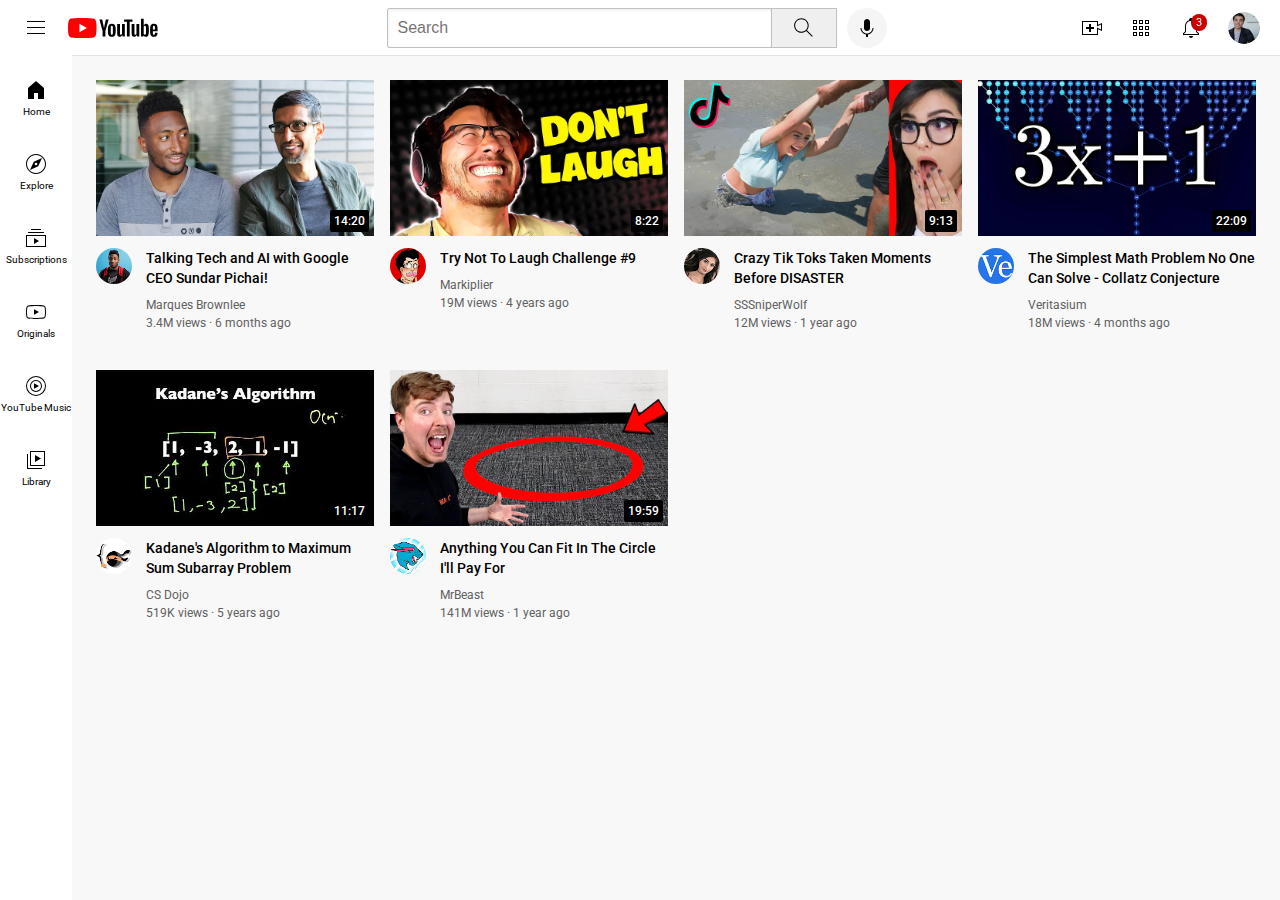
<file: index.html>
<!DOCTYPE html>
<html>
  <head>
    <title>YouTube.Com Clone</title>

    <link rel="preconnect" href="https://fonts.googleapis.com">
    <link rel="preconnect" href="https://fonts.gstatic.com" crossorigin>
    <link href="https://fonts.googleapis.com/css2?family=Roboto:wght@400;500;700&display=swap" rel="stylesheet">

    <link rel="stylesheet" href="styles/general.css">
    <link rel="stylesheet" href="styles/header.css">
    <link rel="stylesheet" href="styles/video.css">
    <link rel="stylesheet" href="styles/sidebar.css">

  </head>
  <body>
    <header class="header">
        <div class="left-section">
          <img class="hamburger-menu" src="icons/hamburger-menu.svg ">
          <img class="youtube-logo" src="icons/youtube-logo.svg">
        </div>
        <div class="middle-section">
          <input class="search-bar" type="text" placeholder="Search">
          <button class="search-button">
            <img class="search-icon" src="icons/search.svg">
            <div class="tooltip">Search</div>
          </button>
          <!-- Put position absolute inside position relative -->
          <button class="voice-search-button">
            <img class="voice-search-icon" src="icons/voice-search-icon.svg">
            <div class="tooltip">Search with your voice</div>
          </button>
        </div>
        <div class="right-section">
          <div class="upload-icon-container">
            <img class="upload-icon" src="icons/upload.svg">
            <div class="tooltip">Create</div>
          </div>
          
          <div class="youtube-apps-icon-container">
            <img class="youtube-apps-icon" src="icons/youtube-apps.svg">
            <div class="tooltip">YouTube apps</div>
          </div>
          
          <div class="notificattions-icon-container">
            <img class="notifications-icon" src="icons/notifications.svg">
            <div class="tooltip">Notifications</div>
            <div class="notifications-count">3</div>
          </div>
          <img class="current-user-picture" src="channel-pictures/my-channel.jpeg">
        </div>
      </header>

    <nav class="sidebar">
      <div class="sidebar-link">
        <img src="icons/home.svg">
        <div>Home</div>
      </div>
      <div class="sidebar-link">
        <img src="icons/explore.svg">
        <div>Explore</div>
      </div>
      <div class="sidebar-link">
        <img src="icons/subscriptions.svg">
        <div>Subscriptions</div>
      </div>
      <div class="sidebar-link">
        <img src="icons/originals.svg">
        <div>Originals</div>
      </div>
      <div class="sidebar-link">
        <img src="icons/youtube-music.svg">
        <div>YouTube Music</div>
      </div>
      <div class="sidebar-link">
        <img src="icons/library.svg">
        <div>Library</div>
      </div>
    </nav>

    <main>
      <section class="video-grid">
        <div class="video-preview">
          <div class="thumbnail-row">
            <img class="thumbnail" src="thumbnails/thumbnail-1.webp">
            <div class="video-time">14:20</div>
          </div>
          <div class="video-info-grid">
            <div class="channel-picture">
              <img class="profile-picture" src="channel-pictures/channel-1.jpeg">
            </div>
            <div class="video-info">
              <p class="video-title">Talking Tech and AI with Google CEO Sundar Pichai!</p>
              <p class="video-author">Marques Brownlee</p>
              <p class="video-status">3.4M views &#183; 6 months ago</p>
            </div> 
          </div>
        </div>
    
        <div class="video-preview">
          <div class="thumbnail-row">
            <img class="thumbnail" src="thumbnails/thumbnail-2.webp">
            <div class="video-time">8:22</div>
          </div>
          <div class="video-info-grid">
            <div class="channel-picture">
              <img class="profile-picture" src="channel-pictures/channel-2.jpeg">
            </div>
            <div class="video-info">
              <p class="video-title">Try Not To Laugh Challenge &#35;9</p>
              <p class="video-author">Markiplier</p>
              <p class="video-status">19M views &#183; 4 years ago</p>
            </div> 
          </div>
        </div>
    
        <div class="video-preview">
          <div class="thumbnail-row">
            <img class="thumbnail" src="thumbnails/thumbnail-3.webp">
            <div class="video-time">9:13</div>
          </div>
          <div class="video-info-grid">
            <div class="channel-picture">
              <img class="profile-picture" src="channel-pictures/channel-3.jpeg">
            </div>
            <div class="video-info">
              <p class="video-title">Crazy Tik Toks Taken Moments Before DISASTER</p>
              <p class="video-author">SSSniperWolf</p>
              <p class="video-status">12M views &#183; 1 year ago</p>
            </div> 
          </div>
      </div>
    
      <div class="video-preview">
        <div class="thumbnail-row">
          <img class="thumbnail" src="thumbnails/thumbnail-4.webp">
          <div class="video-time">22:09</div>
        </div>
        <div class="video-info-grid">
          <div class="channel-picture">
            <img class="profile-picture" src="channel-pictures/channel-4.jpeg">
          </div>
          <div class="video-info">
            <p class="video-title">The Simplest Math Problem No One Can Solve - Collatz Conjecture</p>
            <p class="video-author">Veritasium</p>
            <p class="video-status">18M views &#183; 4 months ago</p>
          </div> 
        </div>
      </div>
    
      <div class="video-preview">
        <div class="thumbnail-row">
          <img class="thumbnail" src="thumbnails/thumbnail-5.webp">
          <div class="video-time">11:17</div>
        </div>
        <div class="video-info-grid">
          <div class="channel-picture">
            <img class="profile-picture" src="channel-pictures/channel-5.jpeg">
          </div>
          <div class="video-info">
            <p class="video-title">Kadane's Algorithm to Maximum Sum Subarray Problem</p>
            <p class="video-author">CS Dojo</p>
            <p class="video-status">519K views &#183; 5 years ago</p>
          </div> 
        </div>
      </div>
    
      <div class="video-preview">
      <div class="thumbnail-row">
        <img class="thumbnail" src="thumbnails/thumbnail-6.webp">
        <div class="video-time">19:59</div>
      </div>
      <div class="video-info-grid">
        <div class="channel-picture">
          <img class="profile-picture" src="channel-pictures/channel-6.jpeg">
        </div>
        <div class="video-info">
          <p class="video-title">Anything You Can Fit In The Circle I&#39;ll Pay For</p>
          <p class="video-author">MrBeast</p>
          <p class="video-status">141M views &#183; 1 year ago</p>
        </div> 
      </div>
      </div> 
      </section>
    </main>
  </body>
</html>
</file>
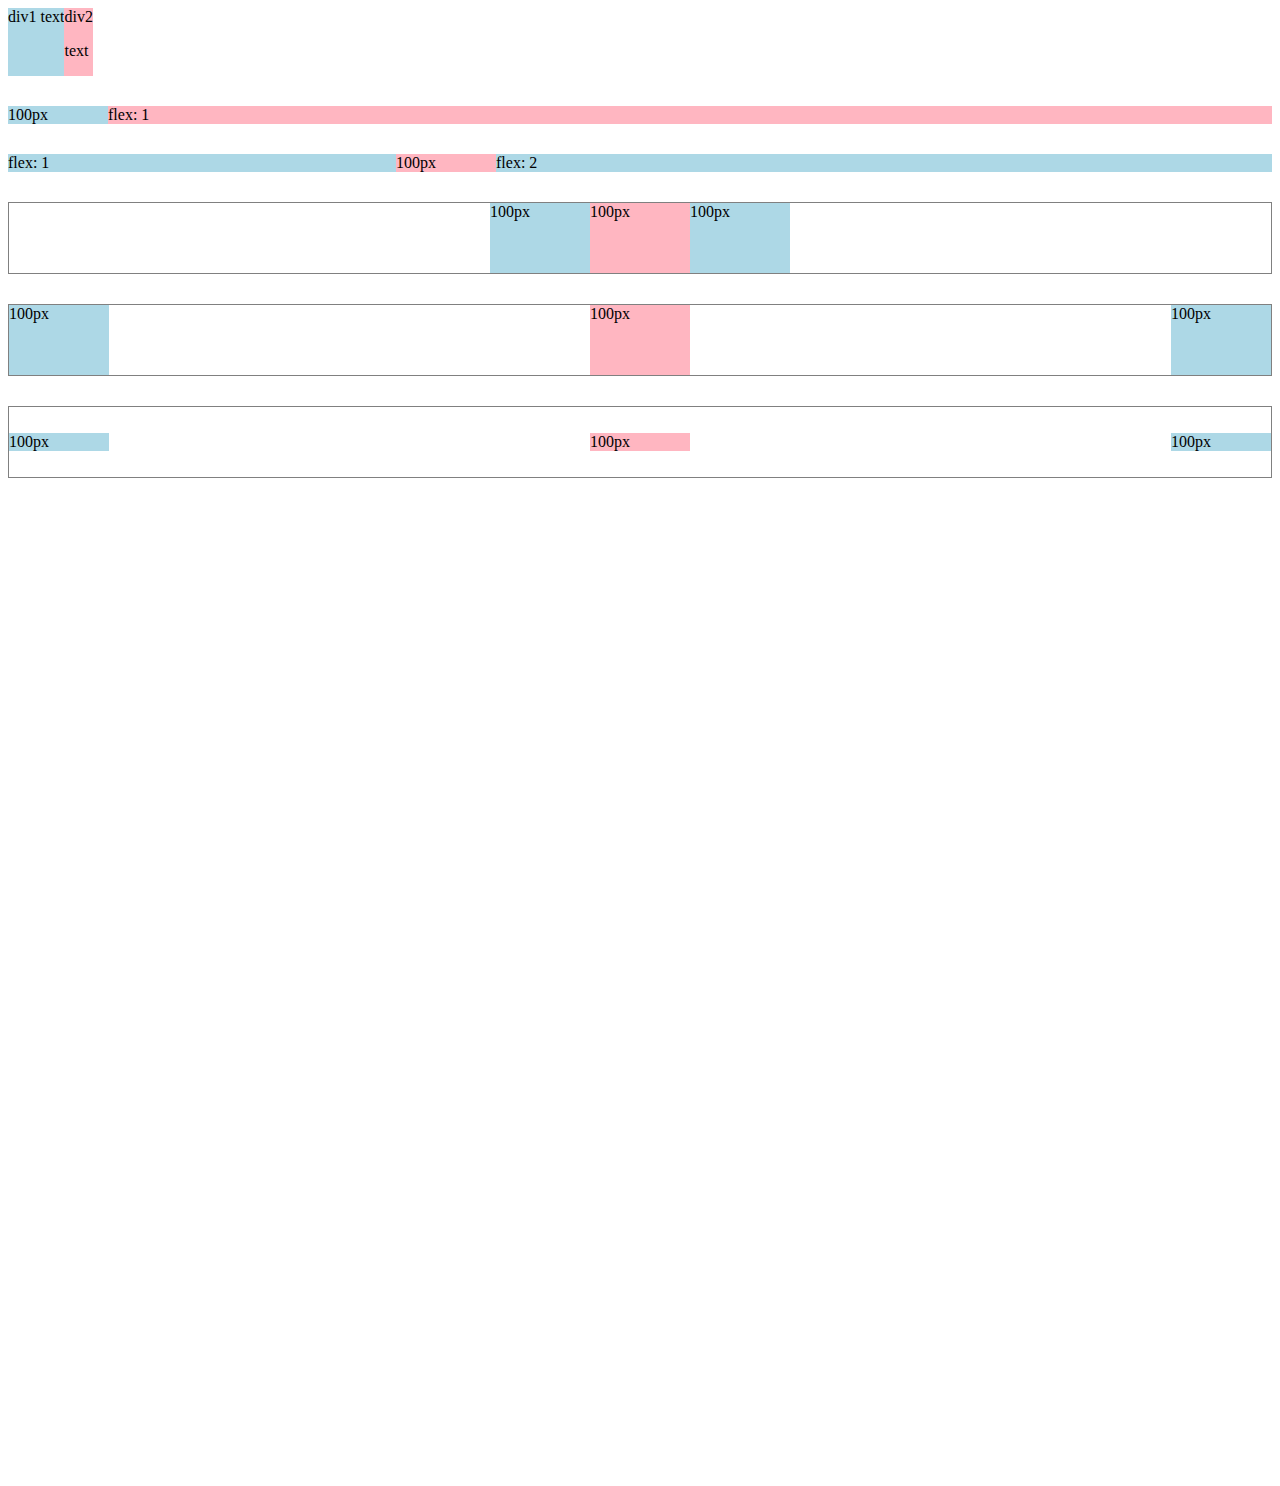
<file: flexbox.html>
<!DOCTYPE html>
<html>
  <head>
    <title>Flexbox Practice</title>
  </head>
  <body style="padding-bottom: 1000px;">
    
    <div style="
      display: flex;
      flex-direction: row;
      ">
      <div style="background-color: lightblue;">div1 text</div>
      <div style="background-color: lightpink;">div2<p>text</p></div>
    </div>

    <div style="
      margin-top: 30px;
      display: flex;
      flex-direction: row;
      ">
      <div style="
      background-color: lightblue; 
      width: 100px;
      ">100px</div>
      <div style="
      background-color: lightpink;
      flex: 1;
      ">flex: 1</div>
    </div>

    <div style="
      margin-top: 30px;
      display: flex;
      flex-direction: row;
      ">
      <div style="
      background-color: lightblue; 
      flex: 1;
      ">flex: 1</div>
      <div style="
      background-color: lightpink;
      width: 100px;
      ">100px</div>
      <div style="
      background-color: lightblue; 
      flex: 2;
      ">flex: 2</div>
    </div>
    
    <div style="
      margin-top: 30px;
      height: 70px;
      border-width: 1px;
      border-style: solid;
      border-color: gray;
      display: flex;
      flex-direction: row;
      justify-content: center;
      ">
      <div style="
      background-color: lightblue; 
      width: 100px;
      ">100px</div>
      <div style="
      background-color: lightpink;
      width: 100px;
      ">100px</div>
      <div style="
      background-color: lightblue; 
      width: 100px;
      ">100px</div>
    </div>

    <div style="
      margin-top: 30px;
      height: 70px;
      border-width: 1px;
      border-style: solid;
      border-color: gray;
      display: flex;
      flex-direction: row;
      justify-content: space-between;
      ">
      <div style="
      background-color: lightblue; 
      width: 100px;
      ">100px</div>
      <div style="
      background-color: lightpink;
      width: 100px;
      ">100px</div>
      <div style="
      background-color: lightblue; 
      width: 100px;
      ">100px</div>
    </div>

    <div style="
      margin-top: 30px;
      height: 70px;
      border-width: 1px;
      border-style: solid;
      border-color: gray;
      display: flex;
      flex-direction: row;
      justify-content: space-between;
      align-items: center;
      ">
      <div style="
      background-color: lightblue; 
      width: 100px;
      ">100px</div>
      <div style="
      background-color: lightpink;
      width: 100px;
      ">100px</div>
      <div style="
      background-color: lightblue; 
      width: 100px;
      ">100px</div>
    </div>

  </body>
</html>
</file>
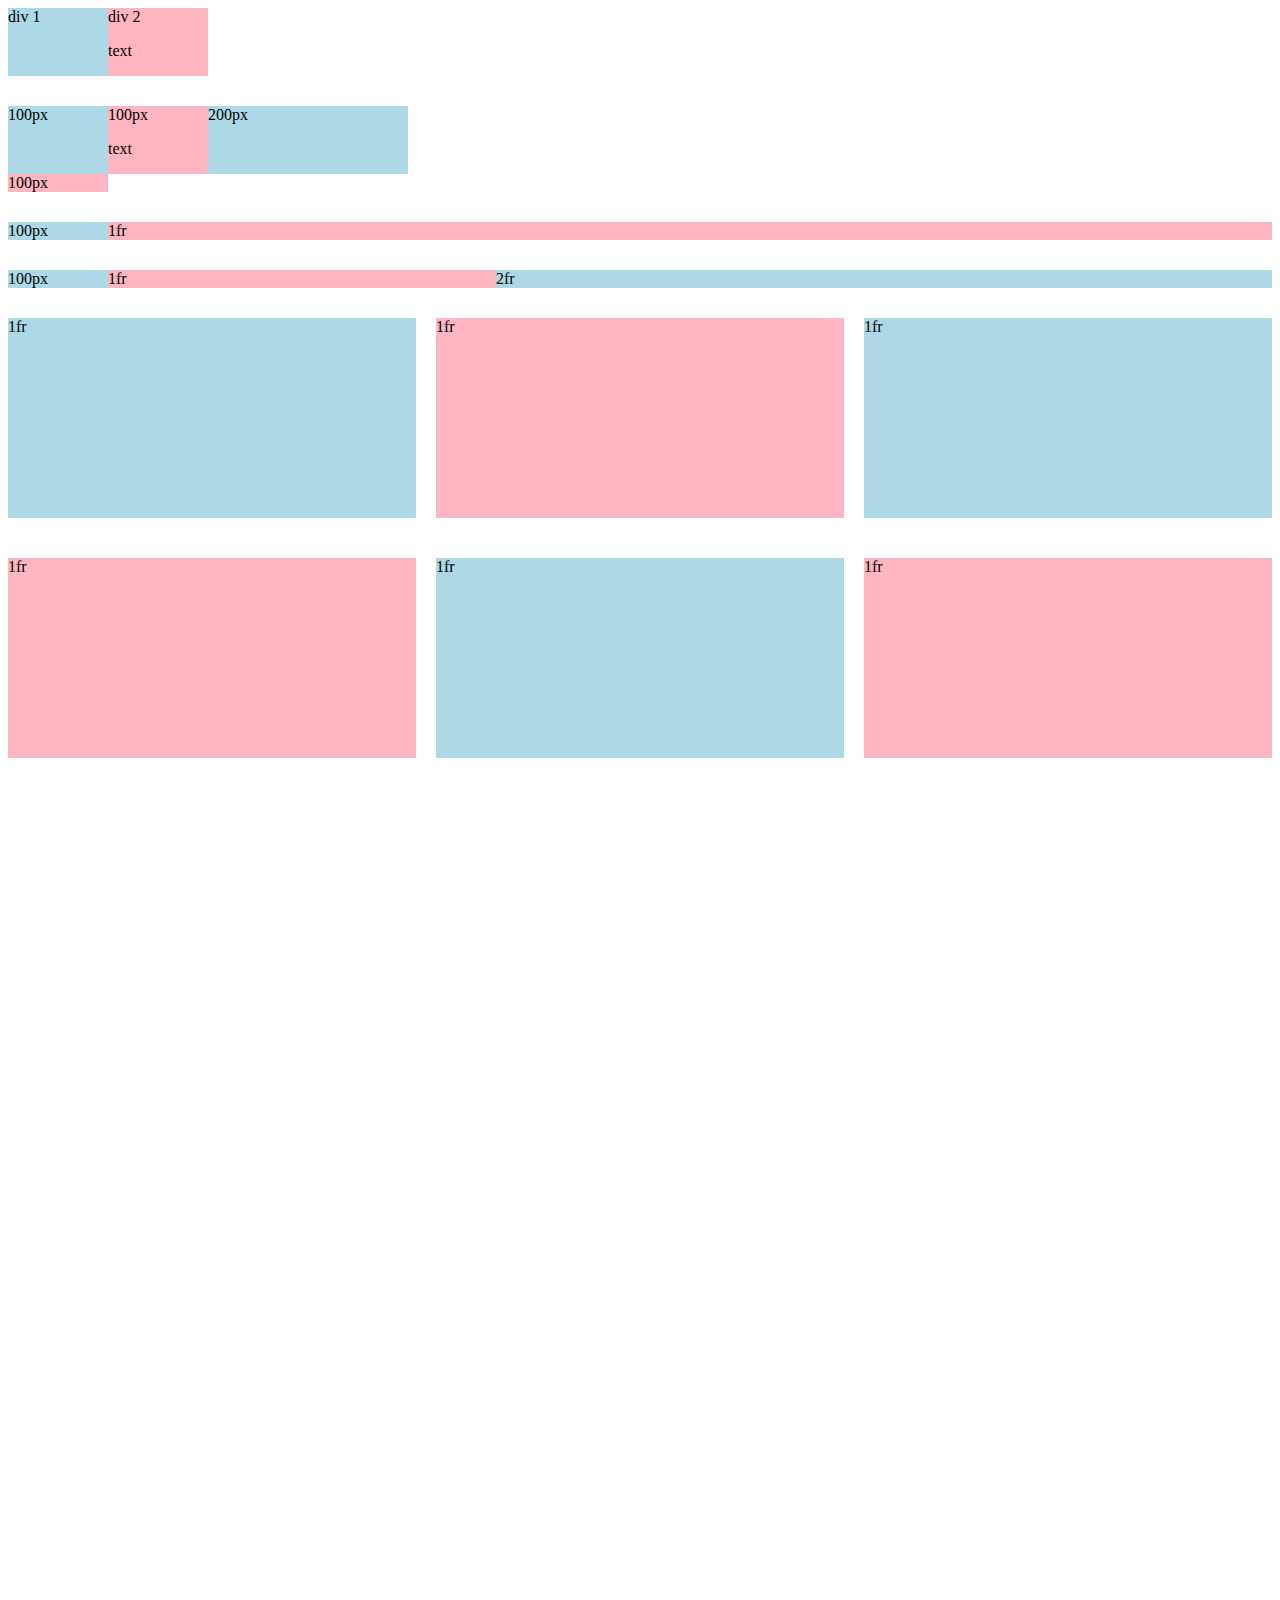
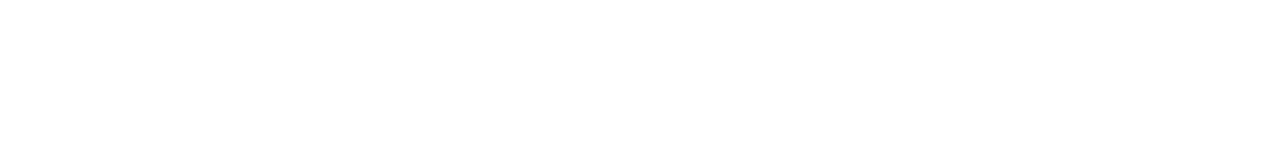
<file: grid.html>
<!DOCTYPE html>
<html>
  <head>
    <title>Grid Practice</title>
  </head>
  <body style="padding-bottom: 1000px;">
    <div style="
      display: grid;
      grid-template-columns: 100px 100px;
    ">
      <div style="background-color: lightblue;">div 1</div>
      <div style="background-color: lightpink;">div 2 <p>text</p></div>
      </div>

    <div style="
      margin-top: 30px;
      display: grid;
      grid-template-columns: 100px 100px 200px;
      ">
      <div style="background-color: lightblue;">100px</div>
      <div style="background-color: lightpink;">100px<p>text</p></div>
      <div style="background-color: lightblue;">200px</div>
      <div style="background-color: lightpink;">100px</div>
    </div>

    <div style="
      margin-top: 30px;
      display: grid;
      grid-template-columns: 100px 1fr;
      ">
      <div style="background-color: lightblue;">100px</div>
      <div style="background-color: lightpink;">1fr</div>
    </div>

    <div style="
      margin-top: 30px;
      display: grid;
      grid-template-columns: 100px 1fr 2fr;
      ">
      <div style="background-color: lightblue;">100px</div>
      <div style="background-color: lightpink;">1fr</div>
      <div style="background-color: lightblue;">2fr</div>
    </div>

    <div style="
      margin-top: 30px;
      display: grid;
      grid-template-columns: 1fr 1fr 1fr;
      column-gap: 20px;
      row-gap: 40px;
      ">
      <div style="background-color: lightblue; height: 200px;">1fr</div>
      <div style="background-color: lightpink; height: 200px;">1fr</div>
      <div style="background-color: lightblue; height: 200px;">1fr</div>
      <div style="background-color: lightpink; height: 200px;">1fr</div>
      <div style="background-color: lightblue; height: 200px;">1fr</div>
      <div style="background-color: lightpink; height: 200px;">1fr</div>
    </div>

  </body>
</html>
</file>
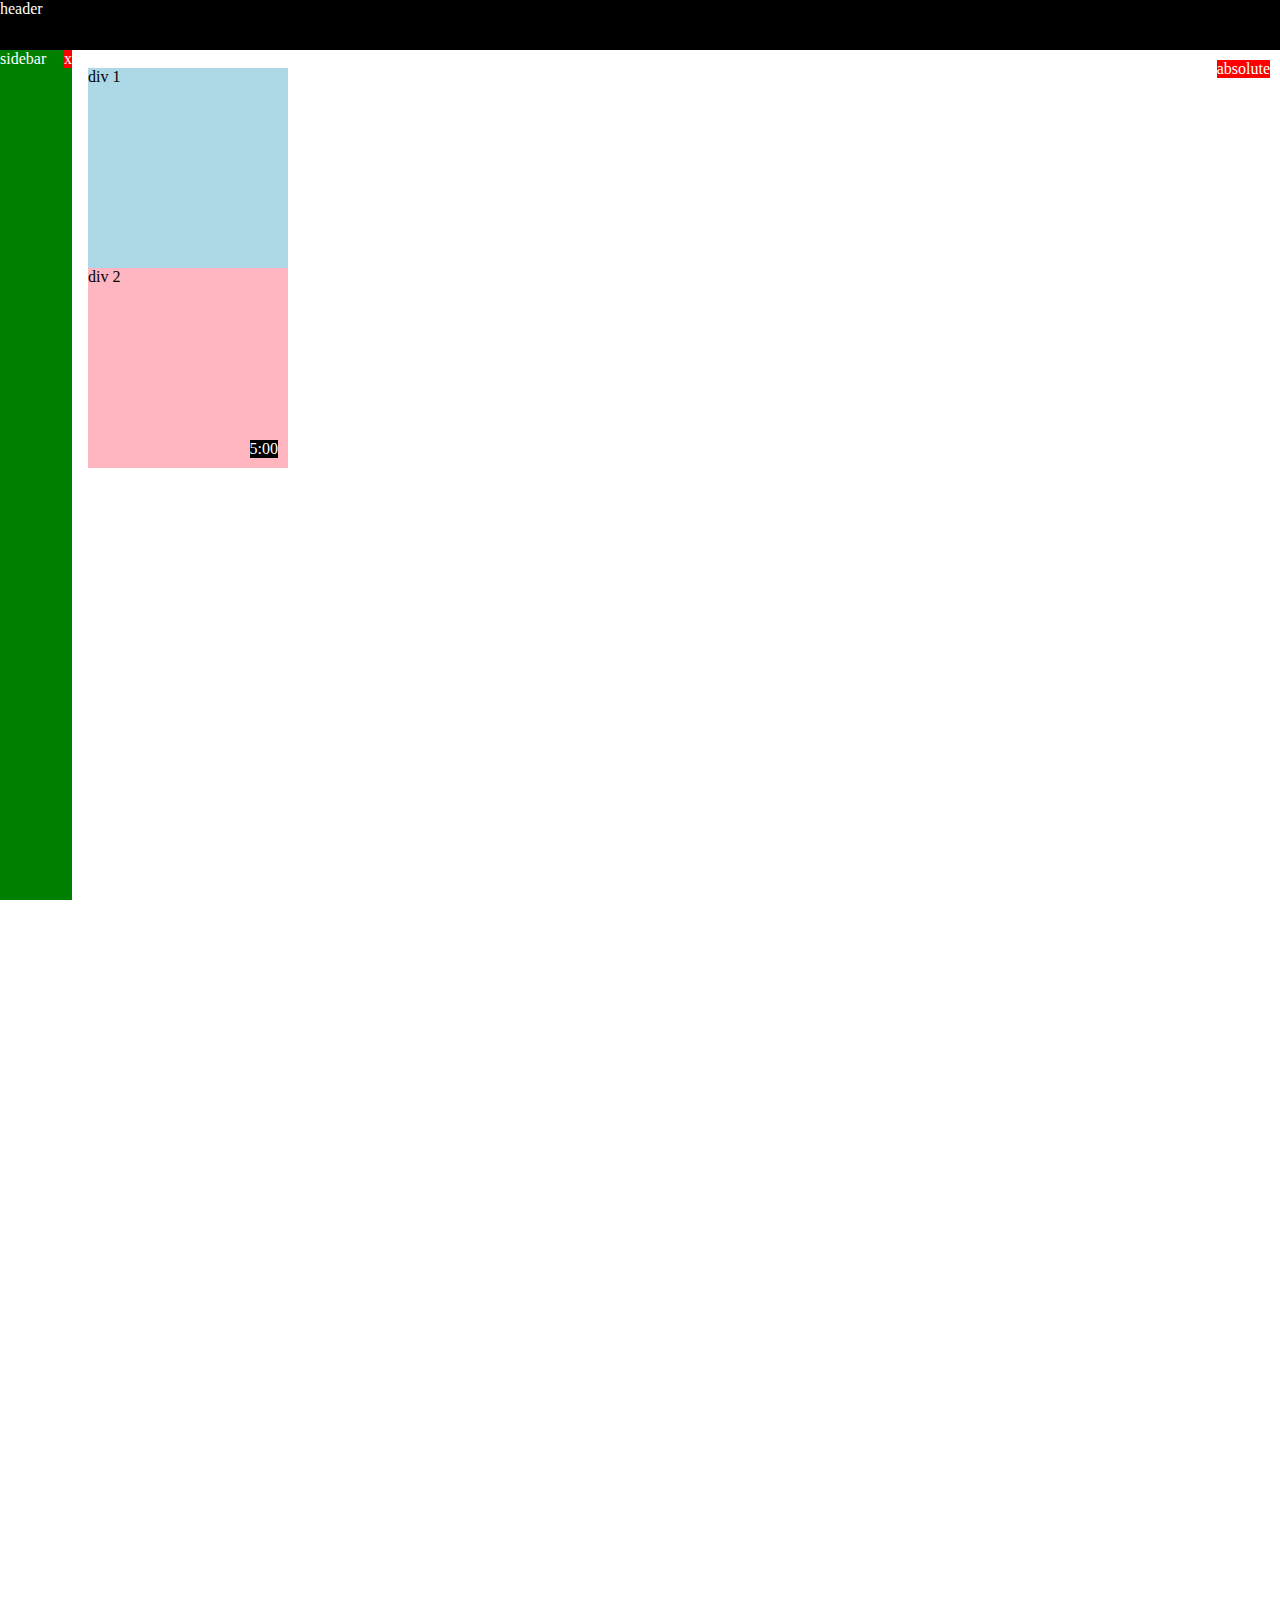
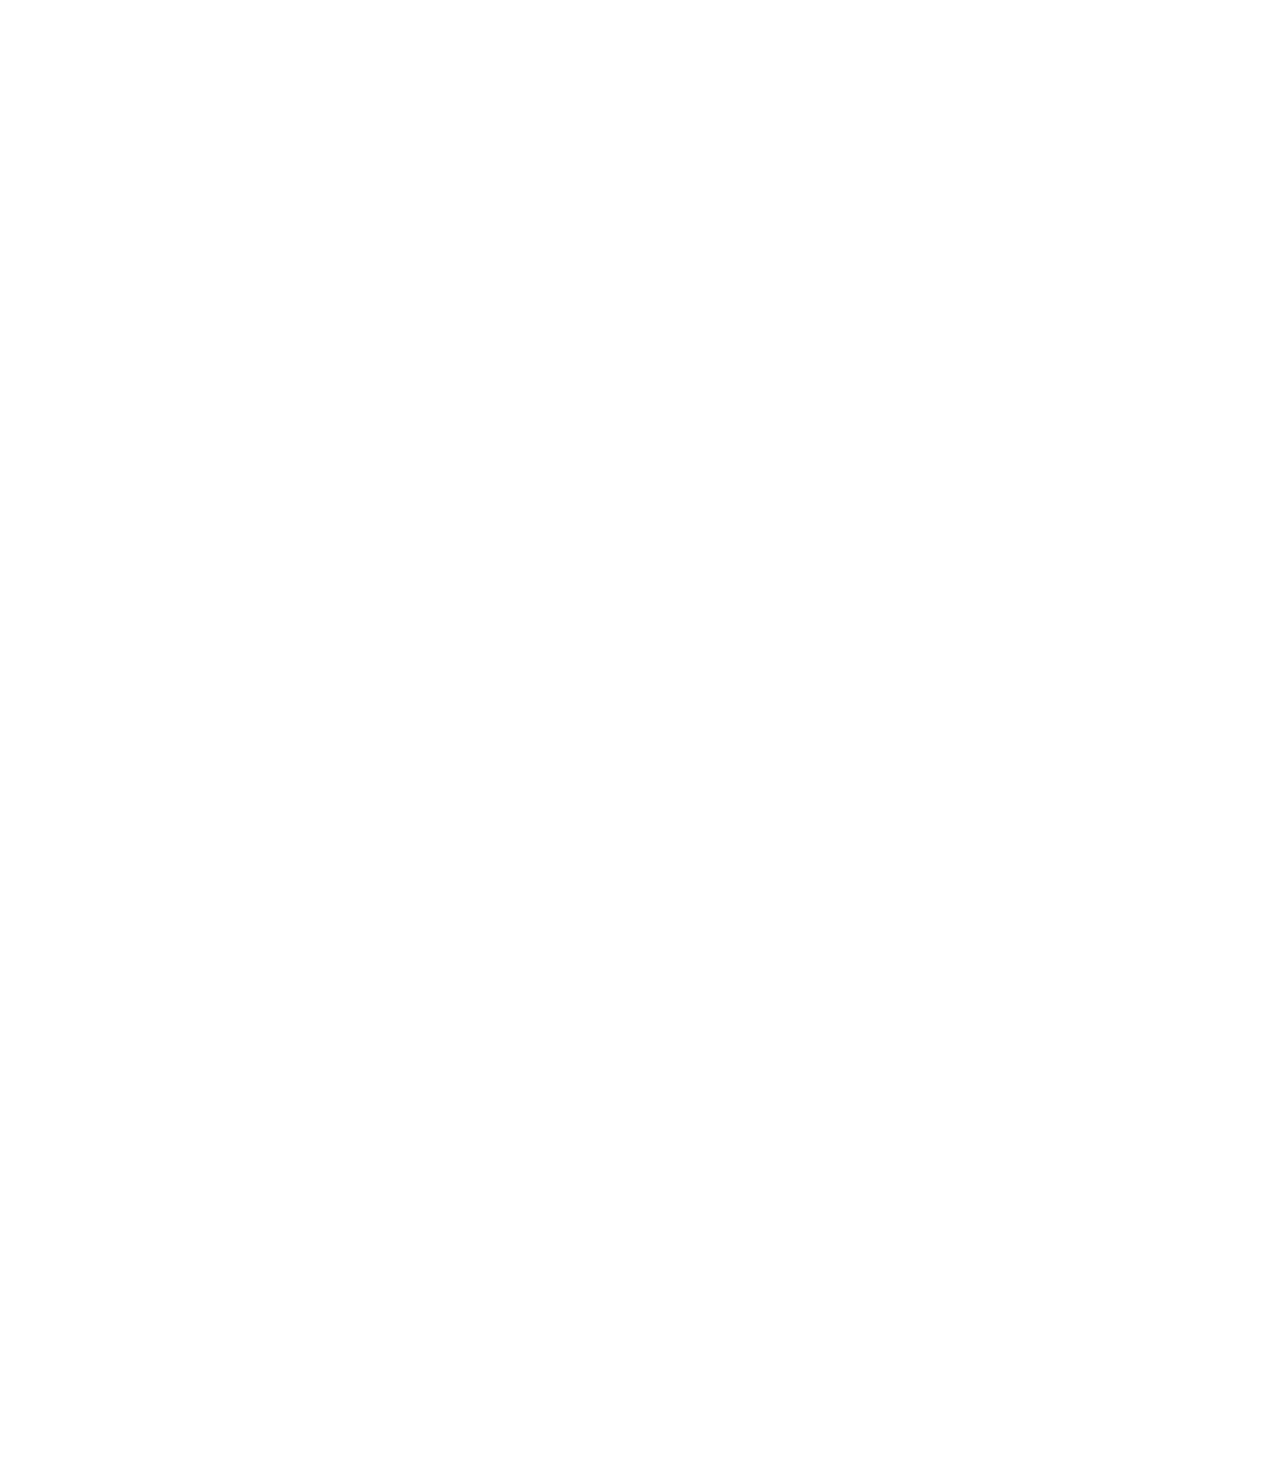
<file: position.html>
<!DOCTYPE html>
<html>
  <head>
    <title>Position Practice</title>
  </head>
  <body style="
    height: 3000px;
    padding-top: 60px;
    padding-left: 80px
  ">
    <div style="background-color: black;
    color: white;
    position: fixed;
    top: 0;
    left: 0;
    right: 0;
    height: 50px;
    z-index: 100;
    ">header
    </div>

    <div style="
      background-color: green;
      color: white;
      position: fixed;
      left: 0;
      bottom: 0;
      top: 50px;
      width: 72px;
    ">sidebar
      <div style="position: absolute;
      background-color: red;
      color: white;
      top: 0px;
      right: 0px;
      ">x</div>
    </div>

    <div style="position: absolute;
    background-color: red;
    color: white;
    top: 60px;
    right: 10px;
    ">absolute</div>

    <div style="background-color: lightblue;
    height: 200px;
    width: 200px;
    position: static;
    ">div 1</div>

    <div style="background-color: lightpink;
    height: 200px;
    width: 200px;
    position: relative;
    ">
      div 2
      <div style="
        position: absolute;
        background-color: black;
        color: white;
        bottom: 10px;
        right: 10px;
      ">
      5:00</div>
    </div>
  </body>
</html>
</file>
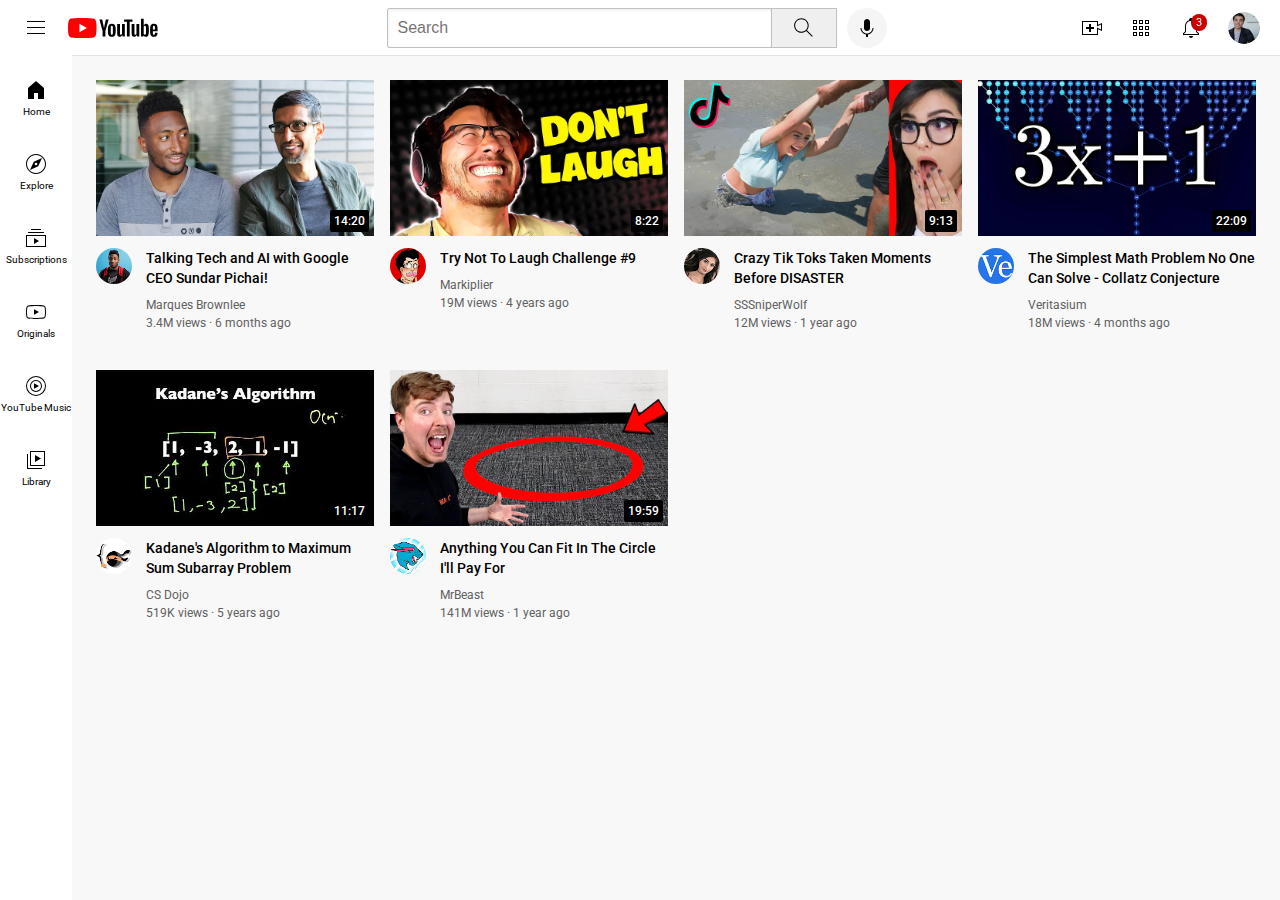
<file: youtube.html>
<!DOCTYPE html>
<html>
  <head>
    <title>YouTube.Com Clone</title>

    <link rel="preconnect" href="https://fonts.googleapis.com">
    <link rel="preconnect" href="https://fonts.gstatic.com" crossorigin>
    <link href="https://fonts.googleapis.com/css2?family=Roboto:wght@400;500;700&display=swap" rel="stylesheet">

    <link rel="stylesheet" href="styles/general.css">
    <link rel="stylesheet" href="styles/header.css">
    <link rel="stylesheet" href="styles/video.css">
    <link rel="stylesheet" href="styles/sidebar.css">

  </head>
  <body>
    <header class="header">
        <div class="left-section">
          <img class="hamburger-menu" src="icons/hamburger-menu.svg ">
          <img class="youtube-logo" src="icons/youtube-logo.svg">
        </div>
        <div class="middle-section">
          <input class="search-bar" type="text" placeholder="Search">
          <button class="search-button">
            <img class="search-icon" src="icons/search.svg">
            <div class="tooltip">Search</div>
          </button>
          <!-- Put position absolute inside position relative -->
          <button class="voice-search-button">
            <img class="voice-search-icon" src="icons/voice-search-icon.svg">
            <div class="tooltip">Search with your voice</div>
          </button>
        </div>
        <div class="right-section">
          <div class="upload-icon-container">
            <img class="upload-icon" src="icons/upload.svg">
            <div class="tooltip">Create</div>
          </div>
          
          <div class="youtube-apps-icon-container">
            <img class="youtube-apps-icon" src="icons/youtube-apps.svg">
            <div class="tooltip">YouTube apps</div>
          </div>
          
          <div class="notificattions-icon-container">
            <img class="notifications-icon" src="icons/notifications.svg">
            <div class="tooltip">Notifications</div>
            <div class="notifications-count">3</div>
          </div>
          <img class="current-user-picture" src="channel-pictures/my-channel.jpeg">
        </div>
      </header>

    <nav class="sidebar">
      <div class="sidebar-link">
        <img src="icons/home.svg">
        <div>Home</div>
      </div>
      <div class="sidebar-link">
        <img src="icons/explore.svg">
        <div>Explore</div>
      </div>
      <div class="sidebar-link">
        <img src="icons/subscriptions.svg">
        <div>Subscriptions</div>
      </div>
      <div class="sidebar-link">
        <img src="icons/originals.svg">
        <div>Originals</div>
      </div>
      <div class="sidebar-link">
        <img src="icons/youtube-music.svg">
        <div>YouTube Music</div>
      </div>
      <div class="sidebar-link">
        <img src="icons/library.svg">
        <div>Library</div>
      </div>
    </nav>

    <main>
      <section class="video-grid">
        <div class="video-preview">
          <div class="thumbnail-row">
            <img class="thumbnail" src="thumbnails/thumbnail-1.webp">
            <div class="video-time">14:20</div>
          </div>
          <div class="video-info-grid">
            <div class="channel-picture">
              <img class="profile-picture" src="channel-pictures/channel-1.jpeg">
            </div>
            <div class="video-info">
              <p class="video-title">Talking Tech and AI with Google CEO Sundar Pichai!</p>
              <p class="video-author">Marques Brownlee</p>
              <p class="video-status">3.4M views &#183; 6 months ago</p>
            </div> 
          </div>
        </div>
    
        <div class="video-preview">
          <div class="thumbnail-row">
            <img class="thumbnail" src="thumbnails/thumbnail-2.webp">
            <div class="video-time">8:22</div>
          </div>
          <div class="video-info-grid">
            <div class="channel-picture">
              <img class="profile-picture" src="channel-pictures/channel-2.jpeg">
            </div>
            <div class="video-info">
              <p class="video-title">Try Not To Laugh Challenge &#35;9</p>
              <p class="video-author">Markiplier</p>
              <p class="video-status">19M views &#183; 4 years ago</p>
            </div> 
          </div>
        </div>
    
        <div class="video-preview">
          <div class="thumbnail-row">
            <img class="thumbnail" src="thumbnails/thumbnail-3.webp">
            <div class="video-time">9:13</div>
          </div>
          <div class="video-info-grid">
            <div class="channel-picture">
              <img class="profile-picture" src="channel-pictures/channel-3.jpeg">
            </div>
            <div class="video-info">
              <p class="video-title">Crazy Tik Toks Taken Moments Before DISASTER</p>
              <p class="video-author">SSSniperWolf</p>
              <p class="video-status">12M views &#183; 1 year ago</p>
            </div> 
          </div>
      </div>
    
      <div class="video-preview">
        <div class="thumbnail-row">
          <img class="thumbnail" src="thumbnails/thumbnail-4.webp">
          <div class="video-time">22:09</div>
        </div>
        <div class="video-info-grid">
          <div class="channel-picture">
            <img class="profile-picture" src="channel-pictures/channel-4.jpeg">
          </div>
          <div class="video-info">
            <p class="video-title">The Simplest Math Problem No One Can Solve - Collatz Conjecture</p>
            <p class="video-author">Veritasium</p>
            <p class="video-status">18M views &#183; 4 months ago</p>
          </div> 
        </div>
      </div>
    
      <div class="video-preview">
        <div class="thumbnail-row">
          <img class="thumbnail" src="thumbnails/thumbnail-5.webp">
          <div class="video-time">11:17</div>
        </div>
        <div class="video-info-grid">
          <div class="channel-picture">
            <img class="profile-picture" src="channel-pictures/channel-5.jpeg">
          </div>
          <div class="video-info">
            <p class="video-title">Kadane's Algorithm to Maximum Sum Subarray Problem</p>
            <p class="video-author">CS Dojo</p>
            <p class="video-status">519K views &#183; 5 years ago</p>
          </div> 
        </div>
      </div>
    
      <div class="video-preview">
      <div class="thumbnail-row">
        <img class="thumbnail" src="thumbnails/thumbnail-6.webp">
        <div class="video-time">19:59</div>
      </div>
      <div class="video-info-grid">
        <div class="channel-picture">
          <img class="profile-picture" src="channel-pictures/channel-6.jpeg">
        </div>
        <div class="video-info">
          <p class="video-title">Anything You Can Fit In The Circle I&#39;ll Pay For</p>
          <p class="video-author">MrBeast</p>
          <p class="video-status">141M views &#183; 1 year ago</p>
        </div> 
      </div>
      </div> 
      </section>
    </main>
  </body>
</html>
</file>
<file: styles/general.css>
p {
  margin-top: 0;
  margin-bottom: 0;
}

body {
  /* This style below will be inherited*/
  margin: 0;
  padding-top: 80px;
  padding-left: 96px;
  padding-right: 24px;
  background-color: rgb(248,248,248);
  font-family: Roboto, Arial;
}
</file>
<file: styles/header.css>
.header {
  height: 55px;
  display: flex;
  flex-direction: row;
  justify-content: space-between;
  position: fixed;
  top: 0;
  left: 0;
  right: 0;
  background-color: white;
  border-bottom-width: 1px;
  border-bottom-style: solid;
  border-bottom-color: rgb(228,228,228);
  z-index: 100;
}

.left-section {
  display: flex;
  align-items: center;
}

.hamburger-menu {
  height: 24px;
  margin-left: 24px;
  margin-right: 20px;
}

.youtube-logo {
  height: 20px;
}

.middle-section {
  flex: 1;
  margin-left: 70px;
  margin-right: 35px;
  max-width: 500px;
  display: flex;
  align-items: center;
}

.search-bar {
  flex: 1;
  height: 36px;
  padding-left: 10px;
  font-size: 16px;
  border: 1px solid rgb(192,192,192);
  border-radius: 2px;
  box-shadow: inset 1px 2px 3px rgba(0,0,0,0.05);
  width: 0; 
}

.search-bar::placeholder {
  font-size: 16px;
}

.search-button {
  height: 40px;
  width: 66px;
  scroll-padding-block-start: rgb(240,240,240);
  border-width: 1px;
  border-style: solid;
  border-color: rgb(192,192,192);
  margin-left: -1px;
  margin-right: 10px;
}

.search-button,
.voice-search-button,
.upload-icon-container,
.youtube-apps-icon-container,
.notificattions-icon-container {
  position: relative;
  display: flex;
  justify-content: center;
  align-items: center;
}

.search-button .tooltip,
.voice-search-button .tooltip,
.upload-icon-container .tooltip,
.youtube-apps-icon-container .tooltip,
.notificattions-icon-container .tooltip {
  position: absolute;
  background-color: gray;
  color: white;
  padding-top: 4px;
  padding-bottom: 4px;
  padding-left: 8px;
  padding-right: 8px;
  border-radius: 2px;
  font-size: 12px;
  bottom: -30px;
  opacity: 0;
  transition: opacity 0.15s;
  pointer-events: none;
  white-space: nowrap;
}

.search-button:hover .tooltip,
.voice-search-button:hover .tooltip,
.upload-icon-container:hover .tooltip,
.youtube-apps-icon-container:hover .tooltip,
.notificattions-icon-container:hover .tooltip {
  opacity: 1;
}

.search-icon {
  height: 25px;
}

.voice-search-button {
  height: 40px;
  width: 40px;
  border-radius: 20px;
  border: none;
  background-color: rgb(245,245,245);
}

.voice-search-icon {
  height: 24px;
}

.right-section {
  width: 180px;
  margin-right: 20px;
  display: flex;
  align-items: center;
  justify-content: space-between;
  flex-shrink: 0;
}

.upload-icon {
  height: 24px;
}

.youtube-apps-icon {
  height: 24px;
}

.notifications-icon {
  height: 24px;
}

.notificattions-icon-container {
  position: relative;
}

.notifications-count {
  position: absolute;
  top: -2px;
  right: -4px;
  background-color: rgb(200,0,0);
  color: white;
  font-size: 11px;
  padding-left: 5px;
  padding-right: 5px;
  padding-top: 2px;
  padding-bottom: 2px;
  border-radius: 10px;

}

.current-user-picture {
  height: 32px;
  border-radius: 16px;
}
</file>
<file: styles/video.css>
.thumbnail {
  width: 100%;
}

.video-grid {
  display: grid;
  grid-template-columns: 1fr 1fr 1fr;
  column-gap: 16px;
  row-gap: 40px;
}

@media (max-width: 750px) {
  .video-grid {
    grid-template-columns: 1fr 1fr;
  }
}

@media (min-width: 751px) and (max-width: 999px) {
  .video-grid {
    grid-template-columns: 1fr 1fr 1fr;
  }
}

@media (min-width: 1000px) {
  .video-grid {
    grid-template-columns: 1fr 1fr 1fr 1fr;
  }
}

.video-title {
  margin-top: 0;
  font-size: 14px;
  font-weight: 500;
  line-height: 20px;
  margin-bottom: 10px;
}


.video-info-grid {
  display: grid;
  grid-template-columns: 50px 1fr;
}

.profile-picture {
  width: 36px;
  border-radius: 25px;
}

.thumbnail-row {
  margin-bottom: 8px;
  position: relative;
}

.video-author,
.video-status {
  font-size: 12px;
  color: rgb(96, 96, 96);
}

.video-author {
  margin-bottom: 4px;
}

.video-time {
  font-size: 12px;
  font-weight: 500;
  padding: 4px;
  border-radius: 2px;
  background-color: black;
  color: white;
  position: absolute;
  bottom: 8px;
  right: 5px;
}
</file>
<file: styles/sidebar.css>
.sidebar {
  position: fixed;
  left: 0;
  bottom: 0;
  top: 55px;
  background-color: white;
  width: 72px;
  z-index: 200;
  padding-top: 5px;
}

.sidebar-link {
  display: flex;
  height: 74px;
  justify-content: center;
  align-items: center;
  flex-direction: column;
  cursor: pointer;
}

.sidebar-link:hover {
  background-color: rgb(235,235,235);
}

.sidebar img {
  height: 24px;
  margin-bottom: 4px;
}

.sidebar-link div {
  font-size: 10px;
}
</file>
